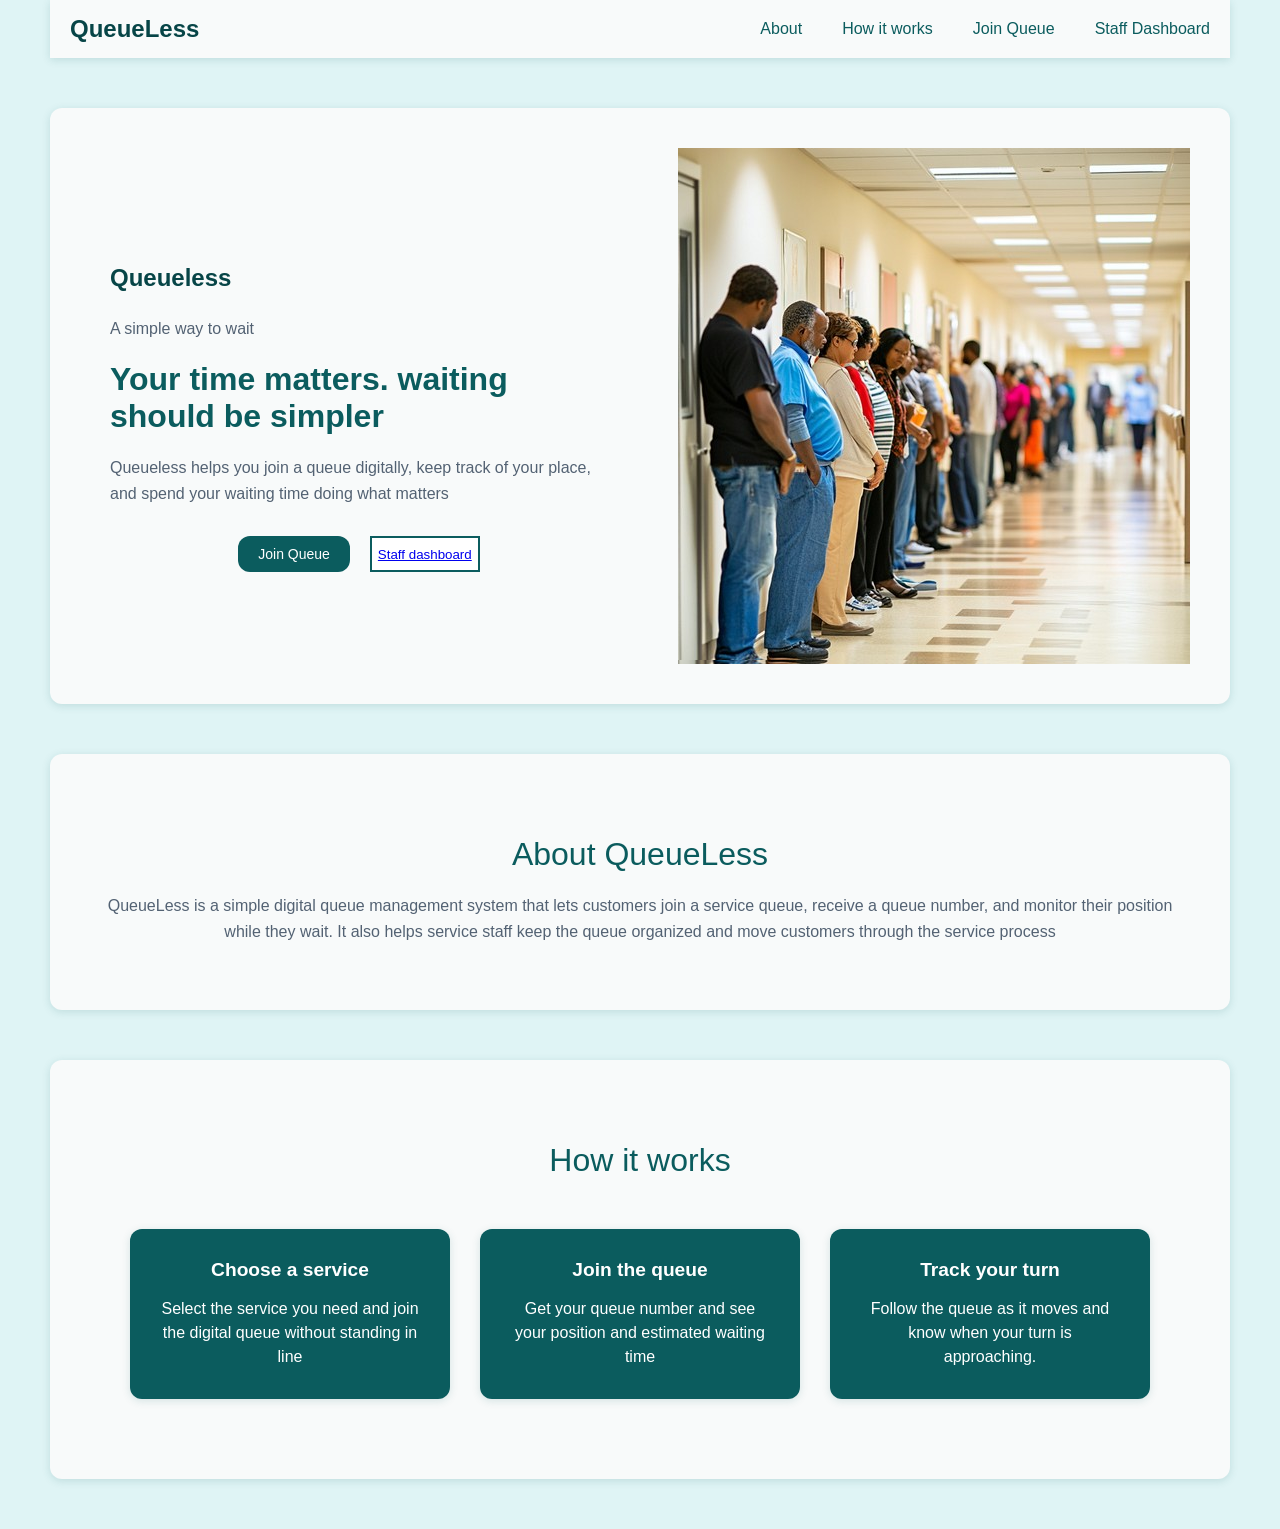
<file: index.html>
<!DOCTYPE html>
<html lang="en">
<head>
    <meta charset="UTF-8">
    <meta name="viewport" content="width=device-width, initial-scale=1.0">
    <title>QueueLess Homepage</title>
    <link rel="stylesheet" href="styles/style.css">
    <script src="Scripts/index.js" defer></script>
</head>
<body>
    <header>
    <nav>
        <div class="logo">QueueLess</div>
        <div class="hamburger" id="hamburger">
            <span></span>
            <span></span>
            <span></span>
        </div>
        <ul id="nav-menu">
            <li><a href="#about">About</a></li>
            <li><a href="#work">How it works</a></li>
            <li><a href="./pages/join.html">Join Queue</a></li>
            <li><a href="./pages/staff.html">Staff Dashboard</a></li>
        </ul>
    </nav>
    </header>
    <main>
        <section class="hero">  
            <div class="hero-content">
            <p class="logo">Queueless</p>
            <p class="context">A simple way to wait</p>
            <h2>Your time matters. waiting should be simpler</h2>
            <p class="context">Queueless helps you join a queue digitally, keep track of your place, and spend your waiting time doing what matters</p>
             <div class="hero-buttons">
                 <button class="button"><a href="./pages/join.html">Join Queue</a></button>
                 <button id="staffBtn"><a href="./pages/staff.html">Staff dashboard</a></button>
            </div>
            </div>
            <div class="image-container">
                <img src="./Assets/image.png" alt="Queue Demonstratione">
            </div>
        </section>

        <section id="about" class="about-content">
            <p class="heading">About QueueLess</p>
            <div><p class="context">QueueLess is a simple digital queue management system that lets customers join a service queue, receive a queue number, and monitor their position while they wait. It also helps service staff keep the queue organized and move customers through the service process</p></div>
        </section>

        <section id="work" class="work-container">
            <p class="heading">How it works</p>
            <div class="cards-container">
                <div class="cards">
                    <h4>Choose a service</h4>
                    <p>Select the service you need and join the digital queue without standing in line</p>
                    <div class="backgroound"></div>
                </div>
                 <div class="cards">
                    <h4>Join the queue</h4>
                    <p>Get your queue number and see your position and estimated waiting time</p>
                     <div class="backgroound"></div>
                 </div>
                  <div class="cards">
                    <h4>Track your turn</h4>
                    <p>Follow the queue as it moves and know when your turn is approaching.</p>
                     <div class="backgroound"></div>
                  </div>
            </div>
        </section>
    </main>
</body>
</html>
</file>
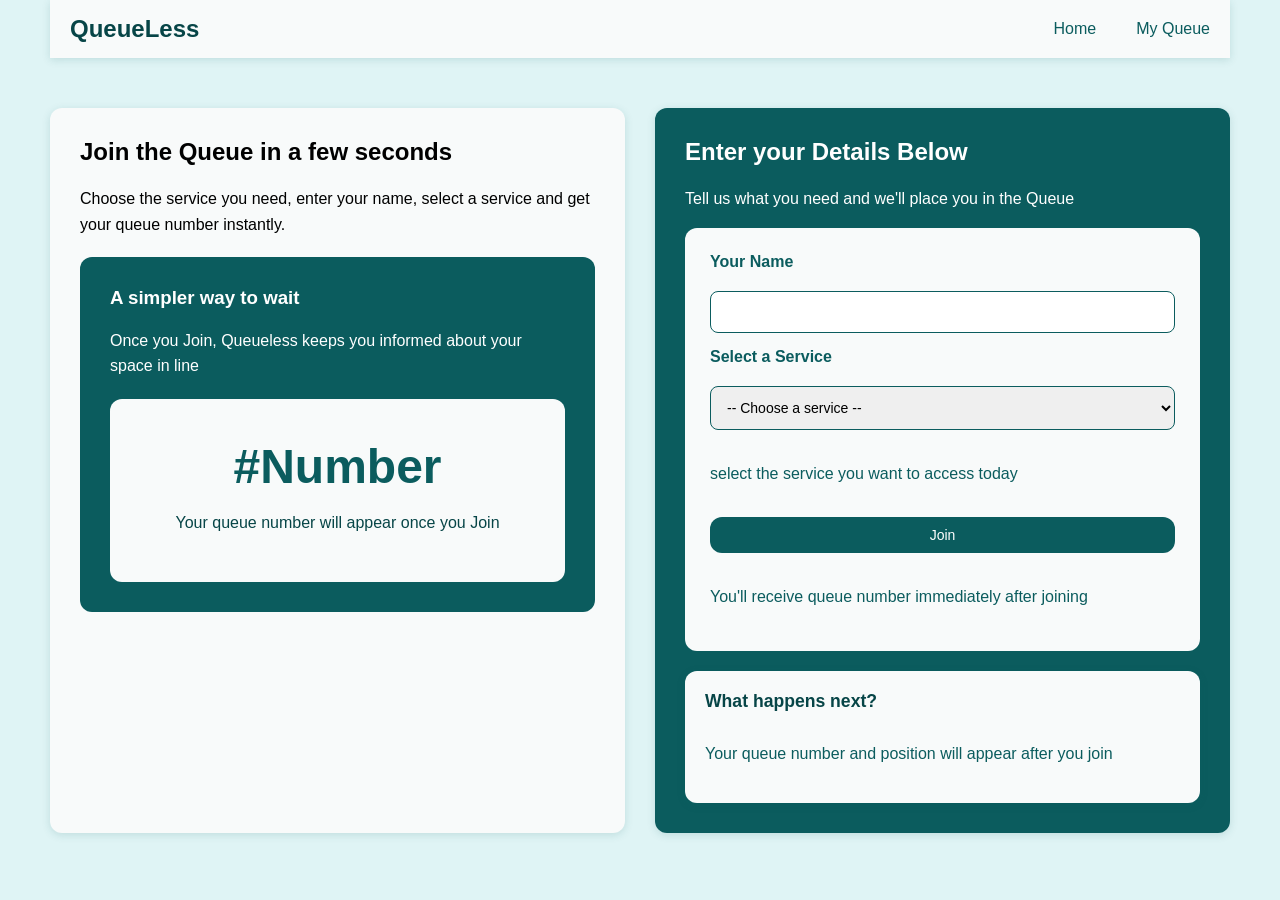
<file: pages/join.html>
<!DOCTYPE html>
<html lang="en">
<head>
    <meta charset="UTF-8">
    <meta name="viewport" content="width=device-width, initial-scale=1.0">
    <title>Join Queue Page</title>
    <link rel="stylesheet" href="../styles/join.css">
    <script src="../Scripts/join.js" defer></script>
</head>
<body>
     <header>
    <nav>
        <div class="logo">QueueLess</div>
        <div class="hamburger" id="hamburger">
            <span></span>
            <span></span>
            <span></span>
        </div>
        <ul id="nav-menu">
            <li><a href="../index.html">Home</a></li>
            <li><a href="../pages/user.html">My Queue</a></li>
        </ul>
    </nav>
    </header>
    <main>
        <section class="join-CTA">
            <h1>Join the Queue in a few seconds</h1>
            <p>Choose the service you need, enter your name, select a service and get your queue number instantly.</p>
            <div class="simple">
                <h3>A simpler way to wait</h3>
                <p>Once you Join, Queueless keeps you informed about your space in line</p>
                    <div class="CTA">
                         <h2>#Number</h2>
                        <p>Your queue number will appear once you Join</p>
                     </div>
            </div>
        </section>
        <section class="join-form">
            <h2>Enter your Details Below</h2>
            <p>Tell us what you need and we'll place you in the Queue</p>
           <form class="form">
             <label for="name"> Your Name</label>
            <input type="text" name="name">
            <label for="service">Select a Service</label>
            <select name="service" id="SelectService" required>
                <option value="">-- Choose a service --</option>
                <option value="General Service">General Service</option>
                <option value="Customer Support">Customer Support</option>
                <option value="Technical Support">Technical Support</option>
                <option value="Billing Inquiry">Billing Inquiry</option>
                <option value="Account Management">Account Management</option>
                <option value="Product Information">Product Information</option>
                <option value="Returns & Exchanges">Returns & Exchanges</option>
                <option value="Consultation">Consultation</option>
            </select>
            <p>select the service you want to access today</p>
            <button type="submit" class="button" id="joinBtn">Join</button>
            <p>You'll receive queue number immediately after joining</p>
            </form>
            <div class="next">
                <h5>What happens next?</h5>
                <p>Your queue number and position will appear after you join</p>
            </div>
        </section>
    </main>
</body>
</html>
</file>
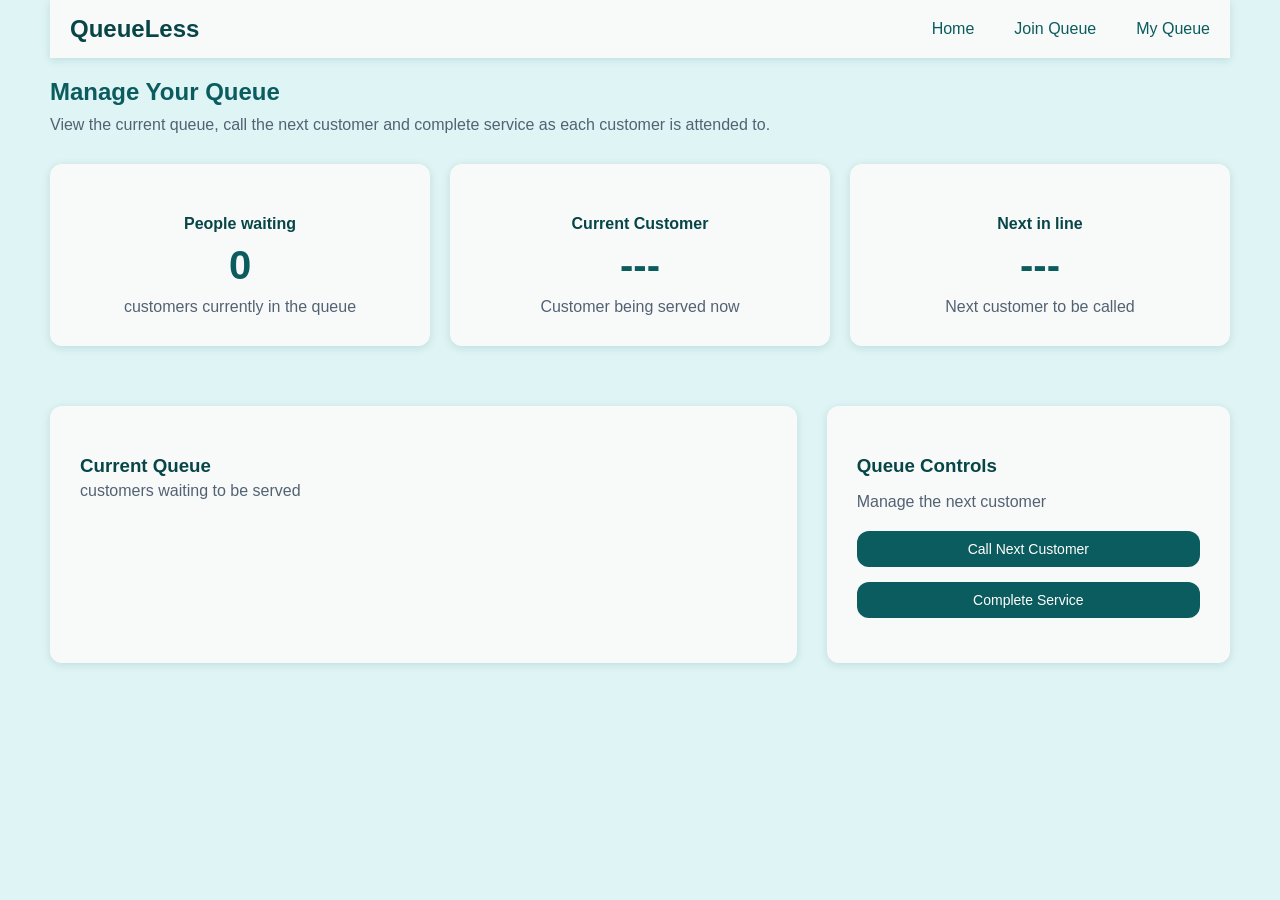
<file: pages/staff.html>
<!DOCTYPE html>
<html lang="en">
<head>
    <meta charset="UTF-8">
    <meta name="viewport" content="width=device-width, initial-scale=1.0">
    <title>Staff Dashboard</title>
    <link rel="stylesheet" href="../styles/staff.css">
    <script src="../Scripts/staff.js" defer></script>
</head>
<body>
     <header>
    <nav>
        <div class="logo">QueueLess</div>
        <div class="hamburger" id="hamburger">
            <span></span>
            <span></span>
            <span></span>
        </div>
        <ul id="nav-menu">
            <li><a href="../index.html">Home</a></li>
            <li><a href="../pages/join.html">Join Queue</a></li>
            <li><a href="../pages/user.html">My Queue</a></li>
        </ul>
    </nav>
    </header>
    <section>
        <h1>Manage Your Queue</h1>
        <p>View the current queue, call the next customer and complete service as each customer is attended to.</p>
    </section>
    <section class="status">
        <div class="card">
            <h4>People waiting</h4>
            <span>2</span>
            <p>customers currently in the queue</p>
        </div>
        <div class="card">
            <h4>Current Customer</h4>
            <span>#03</span>
            <p>Customer being served now</p>
        </div>
        <div class="card">
          <h4>Next in line</h4>
            <span>#04</span>
            <p>Next customer to be called</p>  
        </div>
    </section>
    <section class="Dashboard"> 
            <div class="list-container">
                <h3>Current Queue</h3>
            <p>customers waiting to be served</p>
             <div class="list">
            <div class="number">
            <ul>
                <li></li>
            </ul>
        </div>
        <div class="number">
            <ul>
               <li></li>
            </ul>
        </div>
        <div class="number">
            <ul>
                <li></li>
            </ul>
        </div>
        </div>
            </div>
        <div class="controls">
            <h3>Queue Controls</h3>
            <p>Manage the next customer</p>
            <button id="nextCustomerBtn" class="button">Call Next Customer</button>
            <button id="completeServiceBtn" class="button">Complete Service</button>
        </div>
    </section>

</body>
</html>
</file>
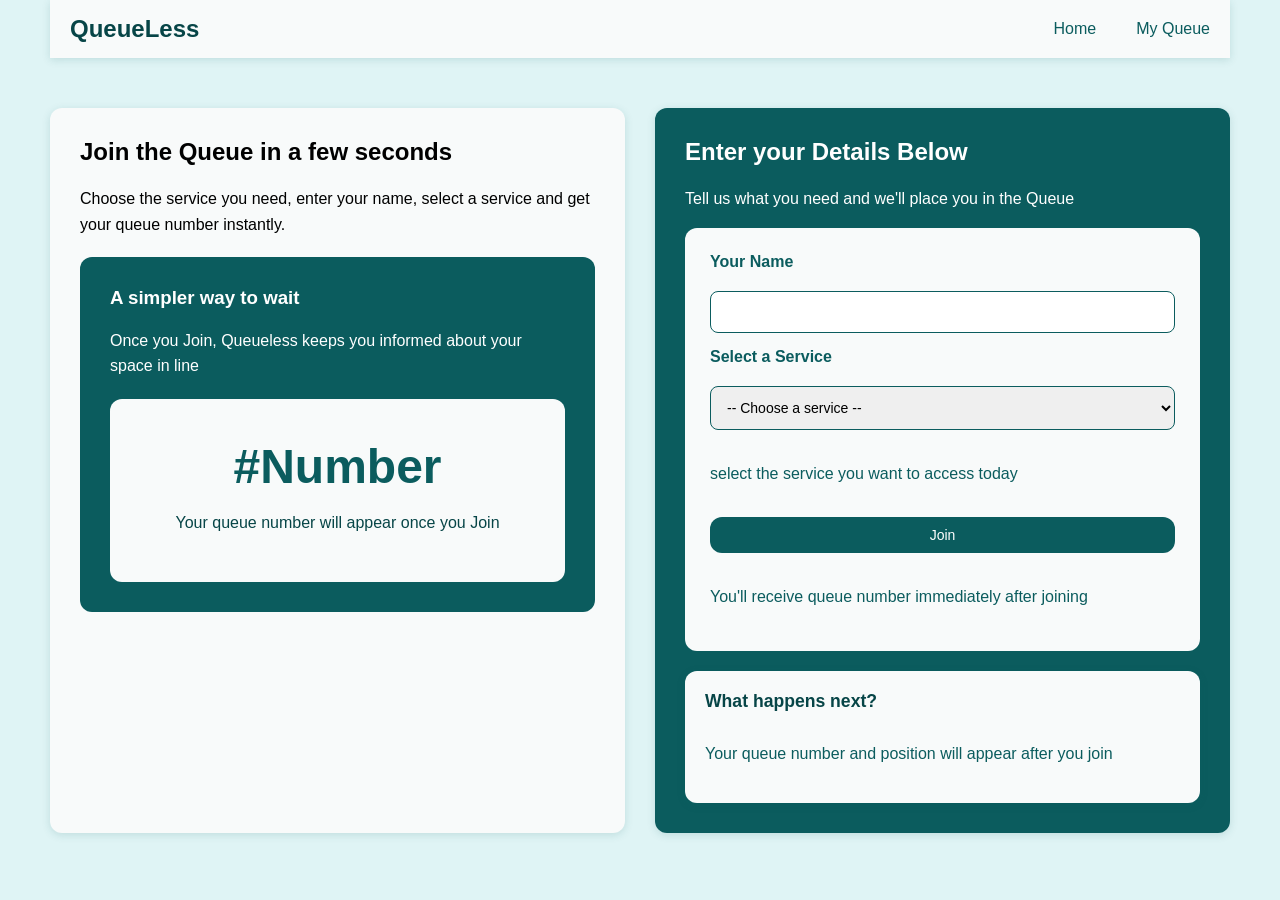
<file: pages/user.html>
<!DOCTYPE html>
<html lang="en">
<head>
    <meta charset="UTF-8">
    <meta name="viewport" content="width=device-width, initial-scale=1.0">
    <title>User Dashboard</title>
    <link rel="stylesheet" href="../styles/user.css">
    <script src="../Scripts/user.js" defer></script>
</head>
<body>
    <header>
    <nav>
        <div class="logo">QueueLess</div>
        <div class="hamburger" id="hamburger">
            <span></span>
            <span></span>
            <span></span>
        </div>
        <ul id="nav-menu">
            <li><a href="../index.html">Home</a></li>
            <li><a href="../pages/join.html">Join Queue</a></li>
        </ul>
    </nav>
    </header>
    <main>
        <section class="keep-eye">
        <h1>You're in the queue</h1>
        <p>Keep an eye on your position while you wait. We'll show you how close your turn is</p>
        </section>
        <section class="Dashboard-container">
                <div class="main-status">
                     <h5>Current Status</h5>
                     <p class="waiting">Waiting</p>
                     <h5>Your Queue Number</h5>
                     <h1>#024</h1>
                     <p>General Service</p>
                </div>
                <div class="right-column">
                    <div class="top-row">
                        <div class="position">
                            <h5>Current Position</h5>
                            <p><span>3rd</span> in line</p>
                        </div>  
                        <div class="position">
                            <h5>People Ahead</h5>
                            <p><span>2</span> People before you</p>
                        </div>
                    </div>
                    <div class="time">
                        <h5>Estimated Waiting Time</h5>
                        <span id="estimatedTime">~12 minutes</span>
                        <p>Estimated based on the current queue</p>
                    </div>
                </div>
            </section>
        <section class="progress">
        <div id="progress-bar"></div>
        <p>Please stay nearby and keep an eye on your queue status</p>
    </section>
    </main>
</body>
</html>
</file>
<file: styles/style.css>
:root{
    --primary: #0B5C5E;
    --primary-dark: #074547;
    --primary-light: #E6F5F3;
    --accent: #29A889;
    --accent-light: #E8F7F2;
    --text-main: #10243E;
    --text-muted: #536273;
    --text-white: #FFFFFF;
    --background: #F8FAFA;
    --body-background: #dff4f5;
    --shadow: 0 2px 8px rgba(11, 92, 94, 0.15);
    --radius: 12px;
}
body{
    padding: 0 50px;
    background-color: var(--body-background);
    font-family: 'Segoe UI', Tahoma, Geneva, Verdana, sans-serif;
    margin: 0;
    min-height: 100vh;
}
nav{
    display: flex;
    align-items: center;
    justify-content: space-between;
    background-color: var(--background);
    box-shadow: var(--shadow);
    padding: 15px 20px;
    position: sticky;
    top: 0;
    z-index: 100;
}
.logo{
    font-size: 1.5em;
    font-weight: bold;
    font-family: 'Segoe UI', Tahoma, Geneva, Verdana, sans-serif;
    color: var(--primary-dark);
}
nav ul{
    display: flex;
    gap: 40px;
    list-style: none;
    padding: 0;
    margin: 0;
}

nav ul li{
    list-style: none;
}

nav ul li a{
    text-decoration: none;
    color: var(--primary);
    font-weight: 500;
    transition: color 0.3s ease;
}

nav ul li a:hover{
    color: var(--accent);
}

.hamburger{
    display: none;
    flex-direction: column;
    cursor: pointer;
    gap: 5px;
}

.hamburger span{
    width: 25px;
    height: 3px;
    background-color: var(--primary);
    transition: all 0.3s ease;
}

.hamburger.active span:nth-child(1){
    transform: rotate(45deg) translate(5px, 5px);
}

.hamburger.active span:nth-child(2){
    opacity: 0;
}

.hamburger.active span:nth-child(3){
    transform: rotate(-45deg) translate(7px, -6px);
}

@media (max-width: 768px){
    body{
        padding: 0 20px;
    }
    
    .hamburger{
        display: flex;
    }
    
    nav ul{
        position: fixed;
        top: 70px;
        left: 0;
        right: 0;
        flex-direction: column;
        background-color: var(--background);
        padding: 20px;
        gap: 20px;
        box-shadow: var(--shadow);
        transform: translateY(-150%);
        transition: transform 0.3s ease;
        z-index: 99;
    }
    
    nav ul.active{
        transform: translateY(0);
    }
    
    .hero{
        flex-direction: column;
        padding: 20px;
    }
    
    .hero-content{
        width: 100%;
    }
    
    .image-container{
        width: 100%;
        min-height: 200px;
    }
    
    .cards-container{
        flex-direction: column;
    }
    
    .hero-buttons{
        flex-direction: column;
    }
    
    .hero-buttons .button{
        width: 100%;
    }
}
.button{
    border: none;
    background-color: var(--primary);
    color: var(--text-white);
    padding: 10px 20px;
    border-radius: var(--radius);
    cursor: pointer;
    font-size: 14px;
    font-weight: 500;
    transition: all 0.3s ease;
    text-decoration: none;
    display: inline-block;
}

.button a{
    text-decoration: none;
    color: var(--text-white);
}

.button:hover{
    background-color: var(--primary-dark);
    transform: translateY(-2px);
    box-shadow: var(--shadow);
}

.hero{
    display: flex;
    justify-content: center;
    align-items: center;
    margin-top: 50px;
    gap: 50px;
    border-radius: var(--radius);
    background-color: var(--background);
    box-shadow: var(--shadow);
    padding: 40px;
    min-height: 400px;
}
.hero-content{
    text-align: left;
    padding: 10px 20px;
    width: 50%;
}
.hero-content h2{
    color: var(--primary);
    font-size: 2em;
    margin: 20px 0;
}
.context{
    color: var(--text-muted);
    line-height: 1.6;
}
.hero-buttons{
    display: flex;
    justify-content: center;
    gap: 20px;
    margin-top: 30px;
}
#staffBtn{
    background-color: var(--text-white);
    color: var(--primary);
    border: 2px solid var(--primary);
}

#staffBtn:hover{
    background-color: var(--primary);
    color: var(--text-white);
}
.image-container{
   width: 50%;
   background-image: url(../Assets/image.png);
   background-position: center;
   background-size: cover;
   background-repeat: no-repeat;

}
.about-content{
    margin-top: 50px;
    text-align: center;
    border-radius: var(--radius);
    padding: 50px;
    background-color: var(--background);
    box-shadow: var(--shadow);
}
.work-container{
    border-radius: var(--radius);
    margin-top: 50px;
    margin-bottom: 50px;
    background-color: var(--background);
    padding: 50px;
    text-align: center;
    box-shadow: var(--shadow);
}
.cards-container{
    display: flex;
    align-items: stretch;
    justify-content: space-between;
    gap: 30px;
    padding: 30px;
}
.cards{
    flex: 1;
    padding: 30px;
    color: var(--text-white);
    background-color: var(--primary);
    border-radius: var(--radius);
    box-shadow: var(--shadow);
    transition: transform 0.3s ease, box-shadow 0.3s ease;
}

.cards:hover{
    transform: translateY(-5px);
    box-shadow: 0 4px 12px rgba(11, 92, 94, 0.25);
}

.cards h4{
    margin-top: 0;
    margin-bottom: 15px;
    font-size: 1.2em;
}

.cards p{
    line-height: 1.5;
    margin-bottom: 0;
}

.heading{
    color: var(--primary);
    font-size: 2em;
    margin-bottom: 20px;
}

.backgroound{
    display: none;
}
</file>
<file: styles/join.css>
:root{
    --primary: #0B5C5E;
    --primary-dark: #074547;
    --primary-light: #E6F5F3;
    --accent: #29A889;
    --accent-light: #E8F7F2;
    --text-main: #10243E;
    --text-muted: #536273;
    --text-white: #FFFFFF;
    --background: #F8FAFA;
    --body-background: #dff4f5;
    --shadow: 0 2px 8px rgba(11, 92, 94, 0.15);
    --radius: 12px;
}
body{
    padding: 0 50px;
    background-color: var(--body-background);
    font-family: 'Segoe UI', Tahoma, Geneva, Verdana, sans-serif;
    margin: 0;
    min-height: 100vh;
}
nav{
    display: flex;
    align-items: center;
    justify-content: space-between;
    background-color: var(--background);
    box-shadow: var(--shadow);
    padding: 15px 20px;
    position: sticky;
    top: 0;
    z-index: 100;
}
.logo{
    font-size: 1.5em;
    font-weight: bold;
    font-family: 'Segoe UI', Tahoma, Geneva, Verdana, sans-serif;
    color: var(--primary-dark);
}
nav ul{
    display: flex;
    gap: 40px;
    list-style: none;
    padding: 0;
    margin: 0;
}

nav ul li{
    list-style: none;
}

nav ul li a{
    text-decoration: none;
    color: var(--primary);
    font-weight: 500;
    transition: color 0.3s ease;
}

nav ul li a:hover{
    color: var(--accent);
}

.hamburger{
    display: none;
    flex-direction: column;
    cursor: pointer;
    gap: 5px;
}

.hamburger span{
    width: 25px;
    height: 3px;
    background-color: var(--primary);
    transition: all 0.3s ease;
}

.hamburger.active span:nth-child(1){
    transform: rotate(45deg) translate(5px, 5px);
}

.hamburger.active span:nth-child(2){
    opacity: 0;
}

.hamburger.active span:nth-child(3){
    transform: rotate(-45deg) translate(7px, -6px);
}

@media (max-width: 768px){
    body{
        padding: 0 20px;
    }
    
    .hamburger{
        display: flex;
    }
    
    nav ul{
        position: fixed;
        top: 70px;
        left: 0;
        right: 0;
        flex-direction: column;
        background-color: var(--background);
        padding: 20px;
        gap: 20px;
        box-shadow: var(--shadow);
        transform: translateY(-150%);
        transition: transform 0.3s ease;
        z-index: 99;
    }
    
    nav ul.active{
        transform: translateY(0);
    }
    
    main{
        flex-direction: column;
    }
    
    .join-CTA,
    .join-form{
        min-width: 100%;
    }
}

.button{
    border: none;
    background-color: var(--primary);
    color: var(--text-white);
    padding: 10px 20px;
    border-radius: var(--radius);
    cursor: pointer;
    font-size: 14px;
    font-weight: 500;
    transition: all 0.3s ease;
    text-decoration: none;
    display: inline-block;
}
.button a{
    text-decoration: none;
    color: var(--text-white);
}
.button:hover{
    background-color: var(--primary-dark);
    transform: translateY(-2px);
    box-shadow: var(--shadow);
}
main{
    display: flex;
    margin-top: 50px;
    justify-content: space-between;
    gap: 30px;
    flex-wrap: wrap;
}
.join-CTA{
    flex: 1;
    min-width: 300px;
    padding: 30px;
    background-color: var(--background);
    border-radius: var(--radius);
    box-shadow: var(--shadow);
}
.simple{
    background-color: var(--primary);
    padding: 30px;
    border-radius: var(--radius);
    color: var(--text-white);
    margin-top: 20px;
}

.simple h3{
    margin-top: 0;
}
.CTA{
    background-color: var(--background);
    padding: 30px;
    border-radius: var(--radius);
    color: var(--primary-dark);
    margin-top: 20px;
    text-align: center;
}

.CTA h2{
    font-size: 3em;
    color: var(--primary);
    margin: 10px 0;
}
.join-form{
    flex: 1;
    min-width: 300px;
    padding: 30px;
    background-color: var(--primary);
    color: var(--text-white);
    border-radius: var(--radius);
    box-shadow: var(--shadow);
}
.form{
    background-color: var(--background);
    color: var(--primary);
    padding: 25px;
    border-radius: var(--radius);
    display: flex;
    flex-direction: column;
    gap: 15px;
}

.form label{
    font-weight: 600;
    margin-bottom: 5px;
}
.form input,
.form select{
    width: 100%;
    max-width: 100%;
    border-radius: 8px;
    padding: 12px;
    border: 1px solid var(--primary);
    font-size: 14px;
    font-family: inherit;
    box-sizing: border-box;
    transition: border-color 0.3s ease;
}

.form input:focus,
.form select:focus{
    outline: none;
    border-color: var(--accent);
    box-shadow: 0 0 0 3px rgba(41, 168, 137, 0.1);
}
.next{
    margin-top: 20px;
    padding: 20px;
    background-color: var(--background);
    color: var(--primary);
    border-radius: var(--radius);
    box-shadow: var(--shadow);
}

.next h5{
    margin-top: 0;
    color: var(--primary-dark);
    font-size: 1.1em;
}

h1, h2, h3, h4, h5{
    margin-top: 0;
}

p{
    line-height: 1.6;
}
</file>
<file: styles/staff.css>
:root{
    --primary: #0B5C5E;
    --primary-dark: #074547;
    --primary-light: #E6F5F3;
    --accent: #29A889;
    --accent-light: #E8F7F2;
    --text-main: #10243E;
    --text-muted: #536273;
    --text-white: #FFFFFF;
    --background: #F8FAFA;
    --body-background: #dff4f5;
    --shadow: 0 2px 8px rgba(11, 92, 94, 0.15);
    --radius: 12px;
}
body{
    padding: 0 50px;
    background-color: var(--body-background);
    font-family: 'Segoe UI', Tahoma, Geneva, Verdana, sans-serif;
    margin: 0;
    min-height: 100vh;
}
nav{
    display: flex;
    align-items: center;
    justify-content: space-between;
    background-color: var(--background);
    box-shadow: var(--shadow);
    padding: 15px 20px;
    position: sticky;
    top: 0;
    z-index: 100;
}
.logo{
    font-size: 1.5em;
    font-weight: bold;
    font-family: 'Segoe UI', Tahoma, Geneva, Verdana, sans-serif;
    color: var(--primary-dark);
}
nav ul{
    display: flex;
    gap: 40px;
    list-style: none;
    padding: 0;
    margin: 0;
}

nav ul li{
    list-style: none;
}

nav ul li a{
    text-decoration: none;
    color: var(--primary);
    font-weight: 500;
    transition: color 0.3s ease;
}

nav ul li a:hover{
    color: var(--accent);
}

.hamburger{
    display: none;
    flex-direction: column;
    cursor: pointer;
    gap: 5px;
}

.hamburger span{
    width: 25px;
    height: 3px;
    background-color: var(--primary);
    transition: all 0.3s ease;
}

.hamburger.active span:nth-child(1){
    transform: rotate(45deg) translate(5px, 5px);
}

.hamburger.active span:nth-child(2){
    opacity: 0;
}

.hamburger.active span:nth-child(3){
    transform: rotate(-45deg) translate(7px, -6px);
}

@media (max-width: 768px){
    body{
        padding: 0 20px;
    }
    
    .hamburger{
        display: flex;
    }
    
    nav ul{
        position: fixed;
        top: 70px;
        left: 0;
        right: 0;
        flex-direction: column;
        background-color: var(--background);
        padding: 20px;
        gap: 20px;
        box-shadow: var(--shadow);
        transform: translateY(-150%);
        transition: transform 0.3s ease;
        z-index: 99;
    }
    
    nav ul.active{
        transform: translateY(0);
    }
    
    .status{
        flex-direction: column;
    }
    
    .Dashboard{
        flex-direction: column;
    }
    
    .list-container{
        min-width: 100%;
    }
    
    .controls{
        min-width: 100%;
    }
    
    .list{
        flex-direction: column;
    }
}
.button{
    border: none;
    background-color: var(--primary);
    color: var(--text-white);
    padding: 10px 20px;
    border-radius: var(--radius);
    cursor: pointer;
    font-size: 14px;
    font-weight: 500;
    transition: all 0.3s ease;
    text-decoration: none;
    display: inline-block;
}

.button a{
    text-decoration: none;
    color: var(--text-white);
}

.button:hover{
    background-color: var(--primary-dark);
    transform: translateY(-2px);
    box-shadow: var(--shadow);
}
.status{
    display: flex;
    justify-content: space-between;
    gap: 20px;
    margin-top: 30px;
    flex-wrap: wrap;
}
.card{
    flex: 1;
    min-width: 200px;
    border-radius: var(--radius);
    padding: 30px;
    background-color: var(--background);
    box-shadow: var(--shadow);
    text-align: center;
    transition: transform 0.3s ease;
}

.card:hover{
    transform: translateY(-3px);
}

.card span{
    font-size: 2.5em;
    font-weight: bold;
    color: var(--primary);
    display: block;
    margin: 10px 0;
}

.card h4{
    color: var(--primary-dark);
    margin-bottom: 10px;
}

.card p{
    color: var(--text-muted);
    margin: 0;
}
.Dashboard{
    display: flex;
    justify-content: space-between;
    gap: 30px;
    margin-top: 30px;
    flex-wrap: wrap;
}
.list-container{
    flex: 2;
    min-width: 300px;
    padding: 30px;
    border-radius: var(--radius);
    margin-top: 30px;
    background-color: var(--background);
    box-shadow: var(--shadow);
}
.list{
    display: flex;
    justify-content: space-between;
    gap: 20px;
    margin-top: 20px;
}

.number{
    flex: 1;
}

.number ul{
    list-style: none;
    padding: 0;
    margin: 0;
}

.number ul li{
    padding: 12px;
    margin-bottom: 8px;
    background-color: var(--text-white);
    border-radius: 8px;
    border-left: 4px solid var(--primary);
    transition: all 0.3s ease;
}

.number ul li:hover{
    background-color: var(--primary-light);
}
.controls{
    flex: 1;
    min-width: 250px;
    padding: 30px;
    border-radius: var(--radius);
    margin-top: 30px;
    background-color: var(--background);
    box-shadow: var(--shadow);
}

.controls h3{
    color: var(--primary-dark);
    margin-bottom: 10px;
}

.controls p{
    color: var(--text-muted);
    margin-bottom: 20px;
}

.controls .button{
    width: 100%;
    margin-bottom: 15px;
}

section{
    margin-bottom: 20px;
}

section h1{
    color: var(--primary);
    margin-bottom: 10px;
}

section > p{
    color: var(--text-muted);
    margin-top: 0;
}

.list-container h3{
    color: var(--primary-dark);
    margin-bottom: 5px;
}

.list-container > p{
    color: var(--text-muted);
    margin-top: 0;
}
</file>
<file: styles/user.css>
:root{
    --primary: #0B5C5E;
    --primary-dark: #074547;
    --primary-light: #E6F5F3;
    --accent: #29A889;
    --accent-light: #E8F7F2;
    --text-main: #10243E;
    --text-muted: #536273;
    --text-white: #FFFFFF;
    --background: #F8FAFA;
    --body-background: #dff4f5;
    --shadow: 0 2px 8px rgba(11, 92, 94, 0.15);
    --radius: 12px;
}
body{
    padding: 0 50px;
    background-color: var(--body-background);
    font-family: 'Segoe UI', Tahoma, Geneva, Verdana, sans-serif;
    margin: 0;
    min-height: 100vh;
}
nav{
    display: flex;
    align-items: center;
    justify-content: space-between;
    background-color: var(--background);
    box-shadow: var(--shadow);
    padding: 15px 20px;
    position: sticky;
    top: 0;
    z-index: 100;
}
.logo{
    font-size: 1.5em;
    font-weight: bold;
    font-family: 'Segoe UI', Tahoma, Geneva, Verdana, sans-serif;
    color: var(--primary-dark);
}
nav ul{
    display: flex;
    gap: 40px;
    list-style: none;
    padding: 0;
    margin: 0;
}

nav ul li{
    list-style: none;
}

nav ul li a{
    text-decoration: none;
    color: var(--primary);
    font-weight: 500;
    transition: color 0.3s ease;
}

nav ul li a:hover{
    color: var(--accent);
}

.hamburger{
    display: none;
    flex-direction: column;
    cursor: pointer;
    gap: 5px;
}

.hamburger span{
    width: 25px;
    height: 3px;
    background-color: var(--primary);
    transition: all 0.3s ease;
}

.hamburger.active span:nth-child(1){
    transform: rotate(45deg) translate(5px, 5px);
}

.hamburger.active span:nth-child(2){
    opacity: 0;
}

.hamburger.active span:nth-child(3){
    transform: rotate(-45deg) translate(7px, -6px);
}

@media (max-width: 768px){
    body{
        padding: 0 20px;
    }
    
    .hamburger{
        display: flex;
    }
    
    nav ul{
        position: fixed;
        top: 70px;
        left: 0;
        right: 0;
        flex-direction: column;
        background-color: var(--background);
        padding: 20px;
        gap: 20px;
        box-shadow: var(--shadow);
        transform: translateY(-150%);
        transition: transform 0.3s ease;
        z-index: 99;
    }
    
    nav ul.active{
        transform: translateY(0);
    }
    
    .Dashboard-container{
        flex-direction: column;
    }
    
    .main-status{
        min-width: 100%;
    }
    
    .right-column{
        min-width: 100%;
    }
    
    .top-row{
        flex-direction: column;
    }
}
.button{
    border: none;
    background-color: var(--primary);
    color: var(--text-white);
    padding: 10px 20px;
    border-radius: var(--radius);
    cursor: pointer;
    font-size: 14px;
    font-weight: 500;
    transition: all 0.3s ease;
    text-decoration: none;
    display: inline-block;
}

.button a{
    text-decoration: none;
    color: var(--text-white);
}

.button:hover{
    background-color: var(--primary-dark);
    transform: translateY(-2px);
    box-shadow: var(--shadow);
}
.keep-eye{
    border-radius: var(--radius);
    margin-top: 20px;
    background-color: var(--background);
    padding: 30px;
    box-shadow: var(--shadow);
    text-align: center;
}
.keep-eye h1{
    color: var(--primary);
    margin-bottom: 10px;
}
.keep-eye p{
    color: var(--text-muted);
    margin: 0;
}
.Dashboard-container{
    display: flex;
    padding: 40px;
    margin-top: 30px;
    background-color: var(--background);
    border-radius: var(--radius);
    box-shadow: var(--shadow);
    align-items: stretch;
    justify-content: space-between;
    gap: 30px;
    flex-wrap: wrap;
}

.main-status{
    flex: 1;
    min-width: 300px;
    padding: 40px;
    background: var(--text-white);
    box-shadow: var(--shadow);
    border-radius: var(--radius);
    text-align: center;
}

.right-column{
    flex: 1;
    min-width: 300px;
    display: flex;
    flex-direction: column;
    gap: 20px;
}

.top-row{
    display: flex;
    gap: 20px;
    flex: 1;
}
.waiting{
    background-color: #E8F5E9;
    padding: 8px 16px;
    text-align: center;
    border-radius: 20px;
    color: var(--accent);
    font-weight: bold;
    display: inline-block;
    margin: 10px 0;
}

.main-status h1{
    font-size: 3em;
    color: var(--primary);
    margin: 10px 0;
}

.main-status h5{
    color: var(--primary-dark);
    margin-bottom: 5px;
}

.main-status p{
    color: var(--text-muted);
    margin: 5px 0;
}
.position{
    flex: 1;
    border-radius: var(--radius);
    padding: 25px;
    background-color: var(--text-white);
    box-shadow: var(--shadow);
    text-align: center;
    transition: transform 0.3s ease;
}

.position:hover{
    transform: translateY(-3px);
}

.position h5{
    color: var(--primary-dark);
    margin-bottom: 10px;
}

.position p{
    color: var(--text-muted);
    margin: 0;
}

.position span{
    font-size: 2em;
    font-weight: bold;
    color: var(--primary);
}
.time{
    padding: 25px;
    background-color: var(--text-white);
    border-radius: var(--radius);
    box-shadow: var(--shadow);
    text-align: center;
}

.time h5{
    color: var(--primary-dark);
    margin-bottom: 10px;
}

.time span{
    font-size: 1.8em;
    font-weight: bold;
    color: var(--accent);
    display: block;
    margin: 10px 0;
}

.time p{
    color: var(--text-muted);
    margin: 5px 0;
}
.progress{
    background-color: var(--background);
    margin-top: 30px;
    margin-bottom: 50px;
    padding: 30px;
    border-radius: var(--radius);
    box-shadow: var(--shadow);
}

.progress p{
    color: var(--text-muted);
    margin-top: 15px;
    text-align: center;
}
#progress-bar{
    height: 20px;
    background: var(--primary);
    border-radius: 10px;
    transition: width 0.5s ease, background-color 0.5s ease;
    width: 0%;
}

h1, h2, h3, h4, h5{
    margin-top: 0;
}

p{
    line-height: 1.6;
}
</file>
